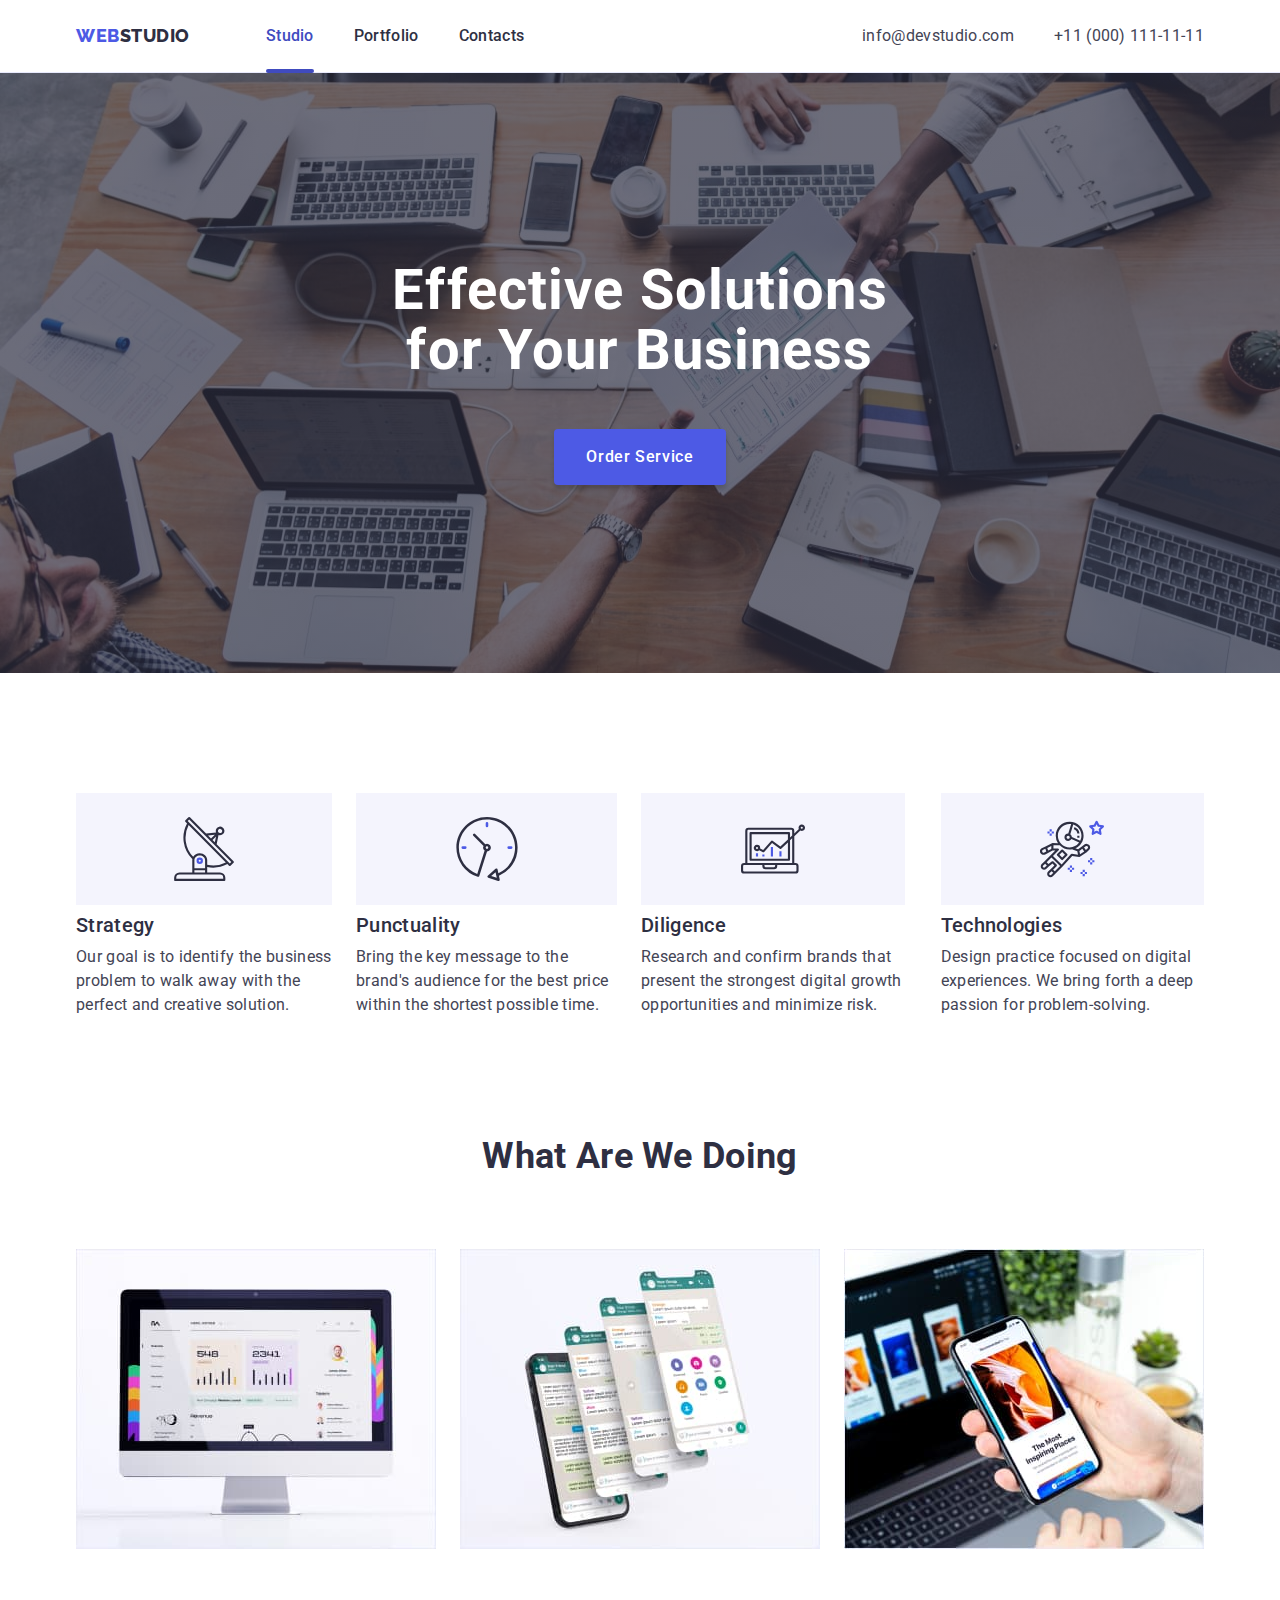
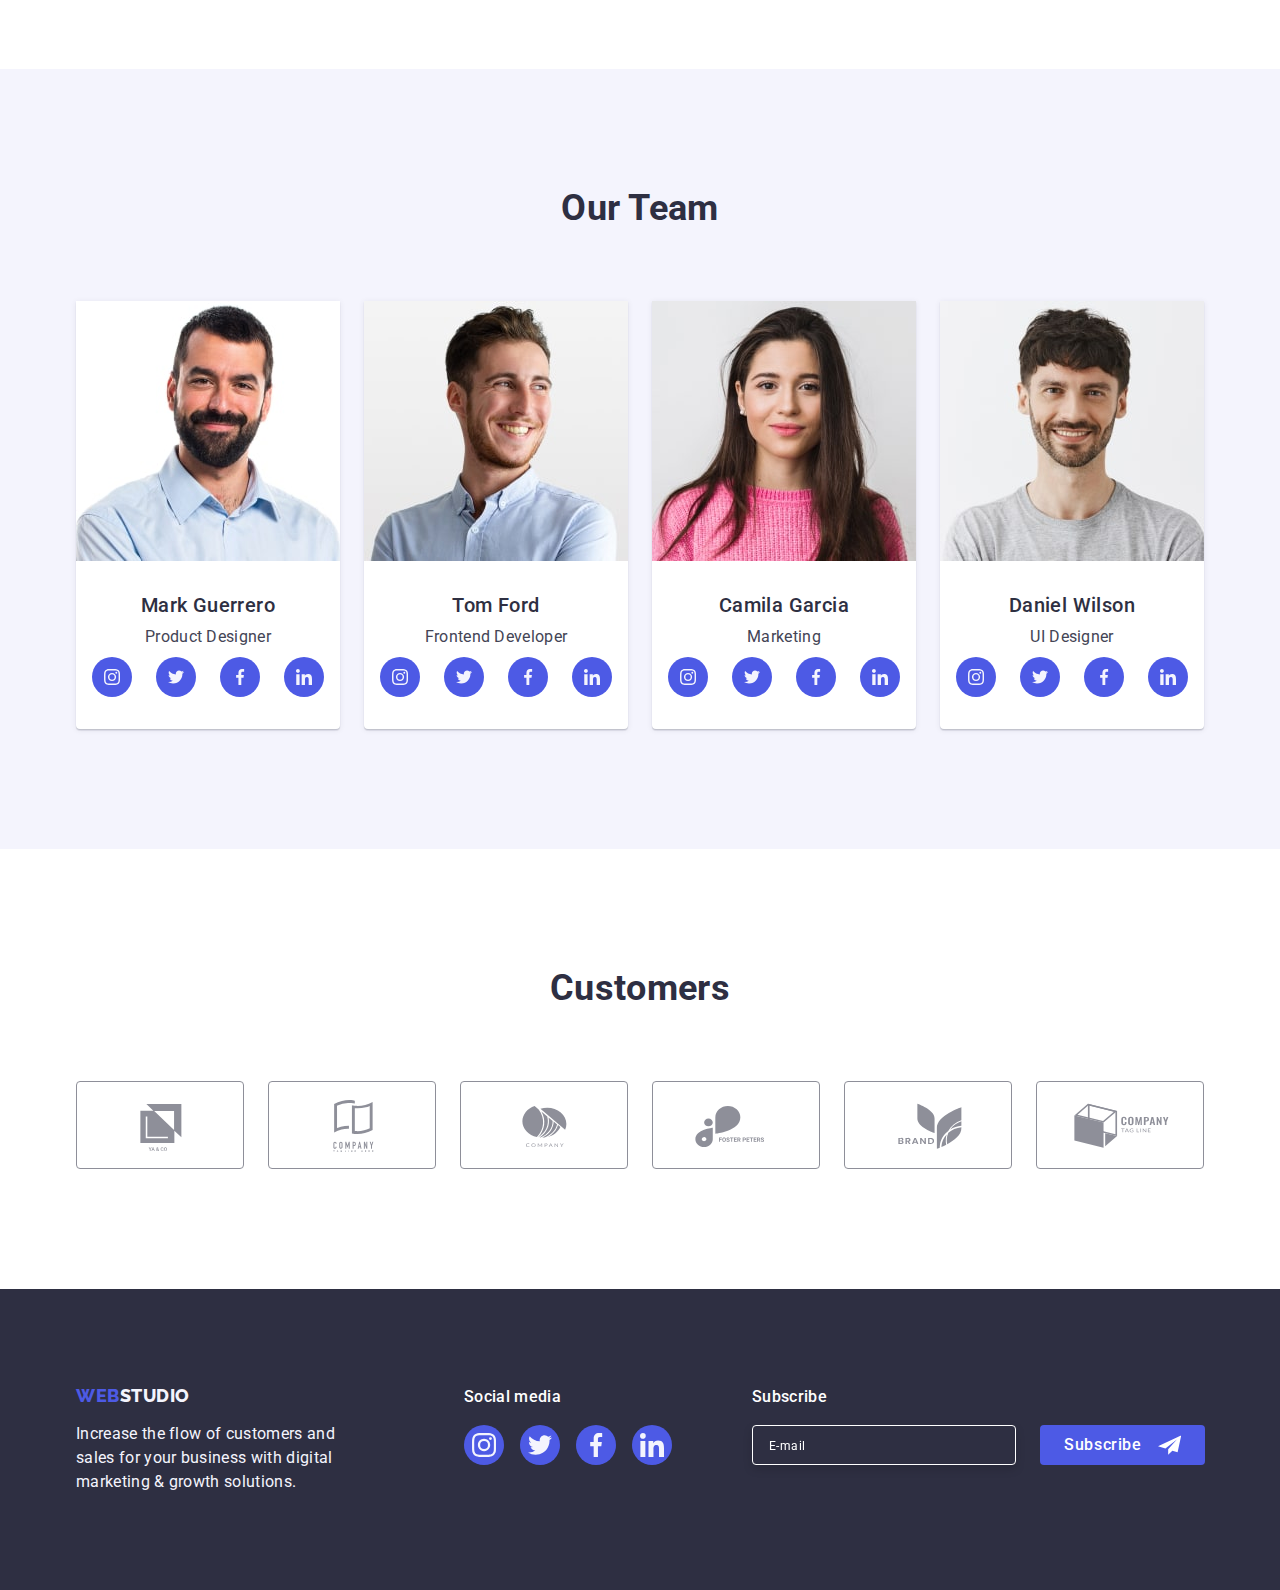
<file: index.html>
<!DOCTYPE html>
<html lang="en">

<head>
    <meta charset="UTF-8">
    <meta http-equiv="X-UA-Compatible" content="IE=edge">
    <meta name="viewport" content="width=device-width, initial-scale=1.0">
    <title>WebStudio</title>
    <link rel="preconnect" href="https://fonts.googleapis.com">
    <link rel="preconnect" href="https://fonts.gstatic.com" crossorigin>
    <link
        href="https://fonts.googleapis.com/css2?family=Raleway:wght@800&family=Roboto:wght@400;500;700;900&display=swap"
        rel="stylesheet">
    <link rel="stylesheet"
        href="https://cdnjs.cloudflare.com/ajax/libs/modern-normalize/1.1.0/modern-normalize.min.css">
    <link rel="stylesheet" href="./css/styles.css">
    <link rel="stylesheet" href="./css/media.css">
</head>

<body>
    <!--Шапка сайту-->
    <header class="header">
        <div class="container nav-container">
            <nav class="header-nav">
                <a href="./index.html" class="link logo logo-link">Web<span class="logo-web">Studio</span>
                </a>
                <ul class="site-nav list">
                    <li class="item"><a href="./index.html" class="current nav-link link header-link">Studio</a></li>
                    <li class="item"><a href="./portfolio.html" class="nav-link link header-link">Portfolio</a></li>
                    <li class="item"><a href="" class="nav-link link header-link">Contacts</a></li>
                </ul>
            </nav>
            <address class="address">
                <ul class="header-adress header-list list">
                    <li class="address-item"><a href="mailto:info@devstudio.com"
                            class="address-link link header-link">info@devstudio.com</a></li>
                    <li class="address-item"><a href="tel:+110001111111" class="address-link link header-link">+11 (000)
                            111-11-11</a></li>
                </ul>
            </address>
            <button type="button" class="btn-mobile js-open-menu"> <svg width="32" height="22">
                    <use href="./images/symboldefs.svg#icon-hamburger" class="icon-hamburger"></use>
                </svg> </button>
        </div>
        <div class="mobile-menu js-menu-container">
            <div class="mobile-menu-container">
                <button type="button" class="btn-mobile-close js-close-menu"><svg width="8" height="8"
                        class="close-icon">
                        <use href="./images/symboldefs.svg#icon-close"></use>
                    </svg></button>
                <ul class="list">
                    <li class="item"><a href="./index.html" class="link current mobile-nav">Studio</a></li>
                    <li class="item"><a href="./portfolio.html" class="link mobile-nav">Portfolio</a></li>
                    <li class="item"><a href="./index.html" class="link  mobile-nav">Contacts</a></li>
                </ul>
                <div>
                    <address class="">
                        <ul class="header-adress list">
                            <li class="mobile-item"><a href="tel:+110001111111" class="link mobile-tel">+11
                                    (000)
                                    111-11-11</a></li>
                            <li class="mobile-item"><a href="mailto:info@devstudio.com"
                                    class="link mobile-mail">info@devstudio.com</a></li>
                        </ul>
                    </address>
                    <ul class="list mobile-list">
                        <li class="mobile-icon-item team-item-icon"><a href="" class="team-link"><svg width="16"
                                    height="16">
                                    <use href="./images/symboldefs.svg#icon-instagram"></use>
                                </svg></a></li>
                        <li class="mobile-icon-item team-item-icon"><a href="" class="team-link"><svg width="16"
                                    height="16">
                                    <use href="./images/symboldefs.svg#icon-twitter"></use>
                                </svg></a></li>
                        <li class="mobile-icon-item team-item-icon"><a href="" class="team-link"><svg width="16"
                                    height="16">
                                    <use href="./images/symboldefs.svg#icon-facebook"></use>
                                </svg></a></li>
                        <li class="mobile-icon-item team-item-icon"><a href="" class="team-link"><svg width="16"
                                    height="16">
                                    <use href="./images/symboldefs.svg#icon-linkedin"></use>
                                </svg></a></li>
                    </ul>
                </div>
            </div>
        </div>
    </header>
    <!--Секція 1-герой-->
    <main>
        <section class="hero">
            <div class="container">
                <h1 class="title-hero">Effective Solutions for Your Business</h1>
                <button type="button" class="button btn" data-modal-open>Order Service</button>
            </div>
        </section>
        <!--Секція 2-->
        <section class="section features-section">
            <div class="container">
                <h2 class="visually-hidden">Our features</h2>
                <ul class="main-list list">
                    <li class="features-item">
                        <div class="features-icon">
                            <svg width="64" height="64">
                                <use href="./images/symboldefs.svg#icon-antenna"></use>
                            </svg>
                        </div>
                        <h3 class="title tablet-title">Strategy</h3>
                        <p class="section-text mobile-text">
                            Our goal is to identify the business problem to walk away with the
                            perfect and creative solution.
                        </p>
                    </li>
                    <li class="features-item">
                        <div class="features-icon"><svg width="64" height="64">
                                <use href="./images/symboldefs.svg#icon-clock"></use>
                            </svg></div>
                        <h3 class="title tablet-title">Punctuality</h3>
                        <p class="section-text mobile-text">
                            Bring the key message to the brand's audience for the best price
                            within the shortest possible time.
                        </p>
                    </li>
                    <li class="features-item">
                        <div class="features-icon"><svg width="64" height="64">
                                <use href="./images/symboldefs.svg#icon-diagram"></use>
                            </svg></div>
                        <h3 class="title tablet-title">Diligence</h3>
                        <p class="section-text mobile-text">
                            Research and confirm brands that present the strongest digital
                            growth opportunities and minimize risk.
                        </p>
                    </li>
                    <li class="features-item">
                        <div class="features-icon"><svg width="64" height="64">
                                <use href="./images/symboldefs.svg#icon-astronaut"></use>
                            </svg>
                        </div>
                        <h3 class="title tablet-title">Technologies</h3>
                        <p class="section-text mobile-text">
                            Design practice focused on digital experiences. We bring forth a
                            deep passion for problem-solving.
                        </p>
                    </li>
                </ul>
            </div>
        </section>
        <!--Секція 3-->
        <section class="section section-img">
            <div class="container">
                <h2 class="title team-title">What are we doing</h2>
                <ul class="main-list list">
                    <li class="main-item">
                        <img srcset="./images/img1@2x.jpg 2x" src="./images/img1.jpg" alt="Сomputer monitor"
                            width="360">
                    </li>
                    <li class="main-item">
                        <img srcset="./images/img2@2x.jpg 2x" src="./images/img2.jpg" alt="Mobile app" width="360">
                    </li>
                    <li class="main-item">
                        <img srcset="./images/img3@2x.jpg 2x" src="./images/img3.jpg" alt="Laptop and phone"
                            width="360">
                    </li>
                </ul>
            </div>
        </section>
        <!--Секція 4-->
        <section class="section section-team">
            <div class="container team-container">
                <h2 class="title team-title">Our Team</h2>
                <ul class="main-list list">
                    <li class="team-item">
                        <img srcset="./images/img4@2x.jpg 2x" src="./images/img4.jpg" alt="Mark Guerrero photo"
                            width="264" height="260">
                        <div class="team-text">
                            <h3 class="section-title">Mark Guerrero</h3>
                            <p class="section-text">Product Designer</p>
                            <ul class="list team-list">
                                <li class="team-item-icon"><a href="" class="team-link"><svg width="16" height="16">
                                            <use href="./images/symboldefs.svg#icon-instagram"></use>
                                        </svg></a></li>
                                <li class="team-item-icon"><a href="" class="team-link"><svg width="16" height="16">
                                            <use href="./images/symboldefs.svg#icon-twitter"></use>
                                        </svg></a></li>
                                <li class="team-item-icon"><a href="" class="team-link"><svg width="16" height="16">
                                            <use href="./images/symboldefs.svg#icon-facebook"></use>
                                        </svg></a></li>
                                <li class="team-item-icon"><a href="" class="team-link"><svg width="16" height="16">
                                            <use href="./images/symboldefs.svg#icon-linkedin"></use>
                                        </svg></a></li>
                            </ul>
                        </div>
                    </li>
                    <li class="team-item">
                        <img srcset="./images/img5@2x.jpg 2x" src="./images/img5.jpg" alt="Tom Ford photo" width="264"
                            height="260">
                        <div class="team-text">
                            <h3 class="section-title">Tom Ford</h3>
                            <p class="section-text">Frontend Developer</p>
                            <ul class="list team-list">
                                <li class="team-item-icon"><a href="" class="team-link"><svg width="16" height="16">
                                            <use href="./images/symboldefs.svg#icon-instagram"></use>
                                        </svg></a></li>
                                <li class="team-item-icon"><a href="" class="team-link"><svg width="16" height="16">
                                            <use href="./images/symboldefs.svg#icon-twitter"></use>
                                        </svg></a></li>
                                <li class="team-item-icon"><a href="" class="team-link"><svg width="16" height="16">
                                            <use href="./images/symboldefs.svg#icon-facebook"></use>
                                        </svg></a></li>
                                <li class="team-item-icon"><a href="" class="team-link"><svg width="16" height="16">
                                            <use href="./images/symboldefs.svg#icon-linkedin"></use>
                                        </svg></a></li>
                            </ul>
                        </div>
                    </li>
                    <li class="team-item">
                        <img srcset="./images/img6@2x.jpg 2x" src="./images/img6.jpg" alt="Camila Garcia photo"
                            width="264" height="260">
                        <div class="team-text">
                            <h3 class="section-title">Camila Garcia</h3>
                            <p class="section-text">Marketing</p>
                            <ul class="list team-list">
                                <li class="team-item-icon"><a href="" class="team-link"><svg width="16" height="16">
                                            <use href="./images/symboldefs.svg#icon-instagram"></use>
                                        </svg></a></li>
                                <li class="team-item-icon"><a href="" class="team-link"><svg width="16" height="16">
                                            <use href="./images/symboldefs.svg#icon-twitter"></use>
                                        </svg></a></li>
                                <li class="team-item-icon"><a href="" class="team-link"><svg width="16" height="16">
                                            <use href="./images/symboldefs.svg#icon-facebook"></use>
                                        </svg></a></li>
                                <li class="team-item-icon"><a href="" class="team-link"><svg width="16" height="16">
                                            <use href="./images/symboldefs.svg#icon-linkedin"></use>
                                        </svg></a></li>
                            </ul>
                        </div>
                    </li>
                    <li class="team-item">
                        <img srcset="./images/img7@2x.jpg 2x" src="./images/img7.jpg" alt="Daniel Wilson photo"
                            width="264" height="260">
                        <div class="team-text">
                            <h3 class="section-title">Daniel Wilson</h3>
                            <p class="section-text">UI Designer</p>
                            <ul class="list team-list">
                                <li class="team-item-icon"><a href="" class="team-link"><svg width="16" height="16">
                                            <use href="./images/symboldefs.svg#icon-instagram"></use>
                                        </svg></a></li>
                                <li class="team-item-icon"><a href="" class="team-link"><svg width="16" height="16">
                                            <use href="./images/symboldefs.svg#icon-twitter"></use>
                                        </svg></a></li>
                                <li class="team-item-icon"><a href="" class="team-link"><svg width="16" height="16">
                                            <use href="./images/symboldefs.svg#icon-facebook"></use>
                                        </svg></a></li>
                                <li class="team-item-icon"><a href="" class="team-link"><svg width="16" height="16">
                                            <use href="./images/symboldefs.svg#icon-linkedin"></use>
                                        </svg></a></li>
                            </ul>
                        </div>
                    </li>
                </ul>
            </div>
        </section>
        <!-- Секція 5 -->
        <section class="section">
            <div class="container">
                <h2 class="title team-title">Customers</h2>
                <ul class="list customers-list">
                    <li class="customers-item"><a href="" class="customers-link"><svg width="104" height="56"
                                class="customers-icon">
                                <use href="./images/symboldefs.svg#icon-logo"></use>
                            </svg></a></li>
                    <li class="customers-item"><a href="" class="customers-link"><svg width="104" height="56"
                                class="customers-icon">
                                <use href="./images/symboldefs.svg#icon-logo2"></use>
                            </svg></a></li>
                    <li class="customers-item"><a href="" class="customers-link"><svg width="104" height="56"
                                class="customers-icon">
                                <use href="./images/symboldefs.svg#icon-logo3"></use>
                            </svg></a></li>
                    <li class="customers-item"><a href="" class="customers-link"><svg width="104" height="56"
                                class="customers-icon">
                                <use href="./images/symboldefs.svg#icon-logo4"></use>
                            </svg></a></li>
                    <li class="customers-item"><a href="" class="customers-link"><svg width="104" height="56"
                                class="customers-icon">
                                <use href="./images/symboldefs.svg#icon-logo5"></use>
                            </svg></a></li>
                    <li class="customers-item"><a href="" class="customers-link"><svg width="104" height="56"
                                class="customers-icon">
                                <use href="./images/symboldefs.svg#icon-logo6"></use>
                            </svg></a></li>
                </ul>
            </div>
        </section>
    </main>
    <!--Футер-->
    <footer class="footer">
        <div class="container footer-container">
            <div class="web-studio">
                <a href="./index.html" class="footer-link link logo">Web<span class="studio">Studio</span></a>
                <p class="section-text footer-text">Increase the flow of customers and sales for your
                    business
                    with
                    digital marketing & growth solutions.
                </p>
            </div>
            <div class="media">
                <p class="media-text social-text">Social media</p>
                <ul class="list footer-list">
                    <li class="media-item"><a href="" class="media-link"><svg width="24" height="24">
                                <use href="./images/symboldefs.svg#icon-instagram"></use>
                            </svg></a></li>
                    <li class="media-item"><a href="" class="media-link"><svg width="24" height="24">
                                <use href="./images/symboldefs.svg#icon-twitter"></use>
                            </svg></a></li>
                    <li class="media-item"><a href="" class="media-link"><svg width="24" height="24">
                                <use href="./images/symboldefs.svg#icon-facebook"></use>
                            </svg></a></li>
                    <li class="media-item"><a href="" class="media-link"><svg width="24" height="24">
                                <use href="./images/symboldefs.svg#icon-linkedin"></use>
                            </svg></a></li>
                </ul>
            </div>
            <div class="container-subscribe">
                <p class="media-text">Subscribe</p>
                <form class="footer-form">
                    <label><input type="email" name="email" placeholder="E-mail" class="footer-input"></label>
                    <button type="submit" class="btn-submit btn">Subscribe
                        <svg width="24" height="24">
                            <use href="./images/symboldefs.svg#icon-frame"></use>
                        </svg>
                    </button>
                </form>
            </div>
        </div>
    </footer>
    <!--Modal-->
    <div class="is-hidden backdrop" data-modal>
        <div class="modal">
            <button type="button" class="modal-btn" data-modal-close>
                <svg width="8" height="8" class="close-icon">
                    <use href="./images/symboldefs.svg#icon-close"></use>
                </svg></button>
            <p class="form-text">Leave your contacts and we will call you back</p>
            <form class="modal-form">
                <label class="form-field"> <span class="label-modal">Name</span>
                    <span class="modal-icon-container">
                        <input type="text" name="name" class="modal-input">
                        <svg width="18" height="18" class="modal-icon">
                            <use href="./images/symboldefs.svg#icon-person"></use>
                        </svg>
                    </span>
                </label>
                <label class="form-field"><span class="label-modal">Phone</span>
                    <span class="modal-icon-container">
                        <input type="tel" name="tel" class="modal-input">
                        <svg width="18" height="24" class="modal-icon">
                            <use href="./images/symboldefs.svg#icon-phone"></use>
                        </svg>
                    </span>
                </label>
                <label class="form-field"> <span class="label-modal">Email</span>
                    <span class="modal-icon-container">
                        <input type="email" name="email" id="email" class="modal-input">
                        <svg width="18" height="24" class="modal-icon">
                            <use href="./images/symboldefs.svg#icon-email"></use>
                        </svg>
                    </span>
                </label>
                <label class="form-field texarea-field"> <span class="label-modal">Comment</span><textarea
                        name="comment" id="comment" cols="30" rows="10" placeholder="Text input"
                        class="texarea"></textarea> </label>
                <label class="label-modal label">
                    <input type="checkbox" name="user-policy" class="chek-input visually-hidden">
                    <svg width="16" height="16" class="icon-chek">
                        <use href="./images/symboldefs.svg#icon-checkbox" class="icon-chek-use"></use>
                    </svg>
                    I accept the terms and conditions of the&nbsp;<a href="" class="label-link">Privacy
                        Policy</a>
                </label>
                <button type="submit" class="button btn btn-modal">Send</button>
            </form>
        </div>
    </div>
    <script src="./js/mobile-menu.js"></script>
    <script src="./js/modal.js"></script>
</body>

</html>
</file>
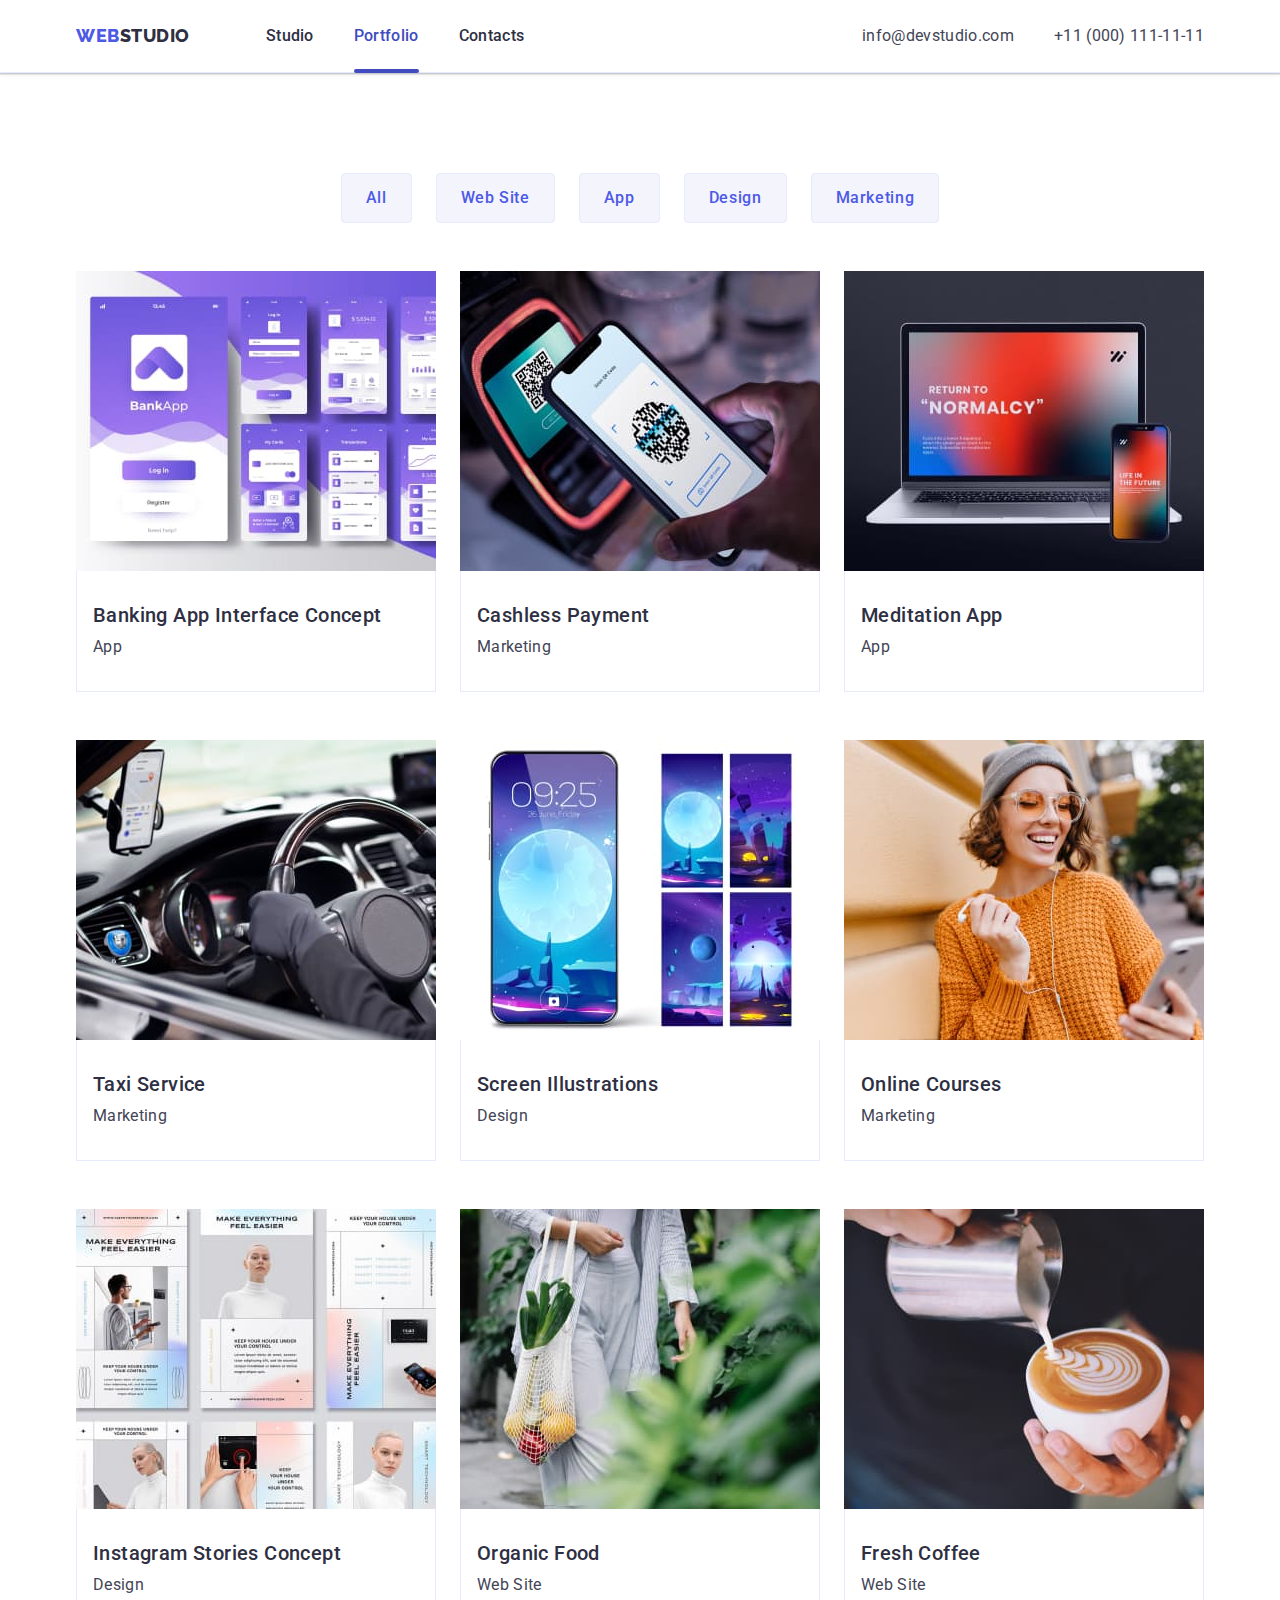
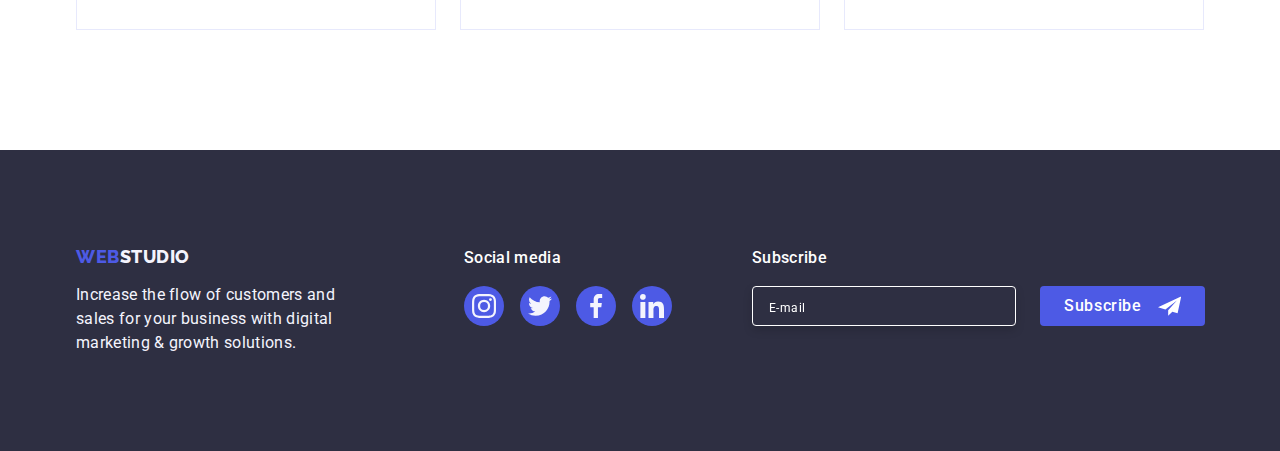
<file: portfolio.html>
<!DOCTYPE html>
<html lang="en">

<head>
    <meta charset="UTF-8">
    <meta http-equiv="X-UA-Compatible" content="IE=edge">
    <meta name="viewport" content="width=device-width, initial-scale=1.0">
    <title>WebStudio</title>
    <link rel="preconnect" href="https://fonts.googleapis.com">
    <link rel="preconnect" href="https://fonts.gstatic.com" crossorigin>
    <link
        href="https://fonts.googleapis.com/css2?family=Raleway:wght@800&family=Roboto:wght@400;500;700;900&display=swap"
        rel="stylesheet">
    <link rel="stylesheet"
        href="https://cdnjs.cloudflare.com/ajax/libs/modern-normalize/1.1.0/modern-normalize.min.css">
    <link rel="stylesheet" href="./css/styles.css">
    <link rel="stylesheet" href="./css/media.css">
</head>

<body>
    <!--Шапка сайту-->
    <header class="header">
        <div class="container nav-container">
            <nav class="header-nav">
                <a href="./index.html" class="link logo logo-link">Web<span class="logo-web">Studio</span>
                </a>
                <ul class="site-nav list">
                    <li class="item"><a href="./index.html" class="nav-link link header-link">Studio</a></li>
                    <li class="item"><a href="./portfolio.html" class="current nav-link link header-link">Portfolio</a>
                    </li>
                    <li class="item"><a href="" class="nav-link link header-link">Contacts</a></li>
                </ul>
            </nav>

            <address class="address">
                <ul class="header-adress header-list list">
                    <li class="address-item"><a href="mailto:info@devstudio.com"
                            class="address-link link header-link">info@devstudio.com</a></li>
                    <li class="address-item"><a href="tel:+110001111111" class="address-link link header-link">+11 (000)
                            111-11-11</a></li>
                </ul>
            </address>
            <button type="button" class="btn-mobile js-open-menu"> <svg width="32" height="22">
                    <use href="./images/symboldefs.svg#icon-hamburger" class="icon-hamburger"></use>

                </svg> </button>

        </div>
        <div class="mobile-menu js-menu-container">
            <div class="container mobile-menu-container">
                <button type="button" class="btn-mobile-close js-close-menu"><svg width="8" height="8"
                        class="close-icon">
                        <use href="./images/symboldefs.svg#icon-close"></use>
                    </svg></button>
                <ul class="list">
                    <li class="item"><a href="./index.html" class="link mobile-nav">Studio</a></li>
                    <li class="item"><a href="./portfolio.html" class="link mobile-nav">Portfolio</a></li>
                    <li class="item"><a href="./index.html" class="link current mobile-nav">Contacts</a></li>
                </ul>
                <div>
                    <address class="">
                        <ul class="header-adress list">
                            <li class="mobile-item"><a href="tel:+110001111111" class="link mobile-tel">+11
                                    (000)
                                    111-11-11</a></li>
                            <li class="mobile-item"><a href="mailto:info@devstudio.com"
                                    class="link mobile-mail">info@devstudio.com</a></li>

                        </ul>
                    </address>
                    <ul class="list mobile-list">
                        <li class="mobile-icon-item team-item-icon"><a href="" class="team-link"><svg width="16"
                                    height="16">
                                    <use href="./images/symboldefs.svg#icon-instagram"></use>
                                </svg></a></li>
                        <li class="mobile-icon-item team-item-icon"><a href="" class="team-link"><svg width="16"
                                    height="16">
                                    <use href="./images/symboldefs.svg#icon-twitter"></use>
                                </svg></a></li>
                        <li class="mobile-icon-item team-item-icon"><a href="" class="team-link"><svg width="16"
                                    height="16">
                                    <use href="./images/symboldefs.svg#icon-facebook"></use>
                                </svg></a></li>
                        <li class="mobile-icon-item team-item-icon"><a href="" class="team-link"><svg width="16"
                                    height="16">
                                    <use href="./images/symboldefs.svg#icon-linkedin"></use>
                                </svg></a></li>
                    </ul>
                </div>

            </div>

        </div>

    </header>

    <main>
        <section class="portfolio-section">
            <div class="container">
                <h1 class="visually-hidden">Our services</h1>
                <ul class="list container-list">
                    <li><button type="button" class="list-button btn">All</button></li>
                    <li><button type="button" class="list-button btn">Web Site</button></li>
                    <li><button type="button" class="list-button btn">App</button></li>
                    <li><button type="button" class="list-button btn">Design</button></li>
                    <li><button type="button" class="list-button btn">Marketing</button></li>
                </ul>
                <ul class="list portfolio-list">
                    <li class="portfolio-item"><a href="" class="link portfolio-link">
                            <div class="card"><img srcset="./images/img8@2x.jpg 2x" src="./images/img8.jpg"
                                    alt=" App interface" width="360">

                                <p class="card-text">14 Stylish and User-Friendly App Design Concepts · Task Manager
                                    App · Calorie Tracker
                                    App · Exotic Fruit Ecommerce App ·
                                    Cloud Storage App</p>

                            </div>
                            <div class="card-content">
                                <h2 class="section-title">Banking App Interface Concept</h2>
                                <p class="section-text">App</p>
                            </div>
                        </a>

                    </li>
                    <li class="portfolio-item"><a href="" class="link portfolio-link">
                            <div class="card"><img srcset="./images/img9@2x.jpg 2x" src="./images/img9.jpg"
                                    alt="Payment by phone" width="360">
                                <p class="card-text">14 Stylish and User-Friendly App Design Concepts · Task Manager
                                    App · Calorie Tracker
                                    App · Exotic Fruit Ecommerce App ·
                                    Cloud Storage App</p>

                            </div>
                            <div class="card-content">
                                <h2 class="section-title">Cashless Payment</h2>
                                <p class="section-text">Marketing</p>
                            </div>
                        </a>

                    </li>
                    <li class="portfolio-item">
                        <a href="" class="link portfolio-link">
                            <div class="card"><img srcset="./images/img10@2x.jpg 2x" src="./images/img10.jpg"
                                    alt="Laptop and phone" width="360">
                                <p class="card-text">14 Stylish and User-Friendly App Design Concepts · Task Manager
                                    App · Calorie Tracker
                                    App · Exotic Fruit Ecommerce App ·
                                    Cloud Storage App</p>

                            </div>
                            <div class="card-content">
                                <h2 class="section-title">Meditation App</h2>
                                <p class="section-text">App</p>
                            </div>
                        </a>

                    </li>
                    <li class="portfolio-item"><a href="" class="link portfolio-link">
                            <div class="card"><img srcset="./images/img11@2x.jpg 2x" src="./images/img11.jpg"
                                    alt="Taxi Service" width="360">
                                <p class="card-text">14 Stylish and User-Friendly App Design Concepts · Task Manager
                                    App · Calorie Tracker
                                    App · Exotic Fruit Ecommerce App ·
                                    Cloud Storage App</p>

                            </div>
                            <div class="card-content">
                                <h2 class="section-title">Taxi Service</h2>
                                <p class="section-text">Marketing</p>
                            </div>
                        </a>

                    </li>
                    <li class="portfolio-item"><a href="" class="link portfolio-link">
                            <div class="card"><img srcset="./images/img12@2x.jpg 2x" src="./images/img12.jpg"
                                    alt="Phone and screen illustration" width="360">
                                <p class="card-text">14 Stylish and User-Friendly App Design Concepts · Task Manager
                                    App · Calorie Tracker
                                    App · Exotic Fruit Ecommerce App ·
                                    Cloud Storage App</p>

                            </div>
                            <div class="card-content">
                                <h2 class="section-title">Screen Illustrations</h2>
                                <p class="section-text">Design</p>
                            </div>
                        </a>

                    </li>
                    <li class="portfolio-item"><a href="" class="link portfolio-link">
                            <div class="card"><img srcset="./images/img13@2x.jpg 2x" src="./images/img13.jpg"
                                    alt="Girl with headphones" width="360">
                                <p class="card-text">14 Stylish and User-Friendly App Design Concepts · Task Manager
                                    App · Calorie Tracker
                                    App · Exotic Fruit Ecommerce App ·
                                    Cloud Storage App</p>

                            </div>
                            <div class="card-content">
                                <h2 class="section-title">Online Courses</h2>
                                <p class="section-text">Marketing</p>
                            </div>
                        </a>

                    </li>
                    <li class="portfolio-item"><a href="" class="link portfolio-link">
                            <div class="card"><img srcset="./images/img14@2x.jpg 2x" src="./images/img14.jpg"
                                    alt="Screenshots" width="360">
                                <p class="card-text">14 Stylish and User-Friendly App Design Concepts · Task Manager
                                    App · Calorie Tracker
                                    App · Exotic Fruit Ecommerce App ·
                                    Cloud Storage App</p>

                            </div>
                            <div class="card-content">
                                <h2 class="section-title">Instagram Stories Concept</h2>
                                <p class="section-text">Design</p>
                            </div>
                        </a>

                    </li>
                    <li class="portfolio-item"><a href="" class="link portfolio-link">
                            <div class="card"><img srcset="./images/img15@2x.jpg 2x" src="./images/img15.jpg"
                                    alt="Girl with organic food" width="360">
                                <p class="card-text">14 Stylish and User-Friendly App Design Concepts · Task Manager
                                    App · Calorie Tracker
                                    App · Exotic Fruit Ecommerce App ·
                                    Cloud Storage App</p>

                            </div>
                            <div class="card-content">
                                <h2 class="section-title">Organic Food</h2>
                                <p class="section-text">Web Site</p>
                            </div>
                        </a>

                    </li>
                    <li class="portfolio-item"><a href="" class="link portfolio-link">
                            <div class="card"><img srcset="./images/img16@2x.jpg 2x" src="./images/img16.jpg"
                                    alt="Coffee" width="360">
                                <p class="card-text">14 Stylish and User-Friendly App Design Concepts · Task Manager
                                    App · Calorie Tracker
                                    App · Exotic Fruit Ecommerce App ·
                                    Cloud Storage App</p>

                            </div>
                            <div class="card-content">
                                <h2 class="section-title">Fresh Coffee</h2>
                                <p class="section-text">Web Site</p>
                            </div>
                        </a>

                    </li>
                </ul>
            </div>

        </section>
    </main>
    <!--Футер-->
    <footer class="footer">
        <div class="container footer-container">
            <div class="web-studio">
                <a href="./index.html" class="footer-link link logo">Web<span class="studio">Studio</span></a>
                <p class="section-text footer-text">
                    Increase the flow of customers and sales for your business with digital
                    marketing & growth solutions.
                </p>
            </div>
            <div class="media">
                <p class="media-text">Social media</p>
                <ul class="list footer-list">
                    <li class="media-item"><a href="" class="media-link"><svg width="24" height="24">
                                <use href="./images/symboldefs.svg#icon-instagram"></use>
                            </svg></a></li>
                    <li class="media-item"><a href="" class="media-link"><svg width="24" height="24">
                                <use href="./images/symboldefs.svg#icon-twitter"></use>
                            </svg></a></li>
                    <li class="media-item"><a href="" class="media-link"><svg width="24" height="24">
                                <use href="./images/symboldefs.svg#icon-facebook"></use>
                            </svg></a></li>
                    <li class="media-item"><a href="" class="media-link"><svg width="24" height="24">
                                <use href="./images/symboldefs.svg#icon-linkedin"></use>
                            </svg></a></li>
                </ul>
            </div>
            <div class="container-subscribe">
                <p class="media-text">Subscribe</p>
                <form class="footer-form">
                    <label><input type="email" name="email" placeholder="E-mail" class="footer-input"></label>
                    <button type="submit" class="btn-submit btn">Subscribe
                        <svg width="24" height="24">
                            <use href="./images/symboldefs.svg#icon-frame"></use>
                        </svg>
                    </button>

                </form>
            </div>
        </div>
    </footer>
    <script src="./js/mobile-menu.js"></script>
</body>

</html>
</file>
<file: css/styles.css>
:root {
  --color-iris: #4d5ae5;
  --color-ocean: #404bbf;
  --color-navy-blue: #2e2f42;
  --color-green: #31d0aa;
  --color-slate: #434455;
  --color-light-slate: #8e8f99;
  --color-cornflower: #e7e9fc;
  --color-cloud: #f4f4fd;
  --color-navy-blue-modal: #2e2f42;
  --color-grey: #2e2f42;
  --color-white: #ffffff;
  --main-duration-and-function: 250ms cubic-bezier(0.4, 0, 0.2, 1);
}
body {
  background-color: var(--color-white);
  color: var(--color-slate);
  font-family: 'Roboto', sans-serif;
  letter-spacing: 0.02em;
}
h1,
h2,
h3,
p {
  margin: 0;
}
ul {
  margin: 0;
  padding-left: 0;
}
img {
  display: block;
  max-width: 100%;
  height: auto;
}
address {
  font-style: normal;
}
button {
  cursor: pointer;
}
/*------------ Components----------------*/
.list {
  list-style: none;
}
.section-title {
  font-weight: 500;
  font-size: 20px;
  line-height: 1.2;
  letter-spacing: 0.02em;
  color: var(--color-navy-blue);

  margin-bottom: 8px;
}
.title {
  font-size: 36px;
  line-height: 1.11;
  text-align: center;

  text-transform: capitalize;
  color: var(--color-navy-blue);
  margin-bottom: 8px;
}
.section-text {
  font-size: 16px;
  line-height: 1.5;
  color: var(--color-slate);
}
.link {
  text-decoration: none;
}
.visually-hidden {
  position: absolute;
  width: 1px;
  height: 1px;
  margin: -1px;
  border: 0;
  padding: 0;
  white-space: nowrap;
  clip-path: inset(100%);
  clip: rect(0 0 0 0);
  overflow: hidden;
}
.container {
  width: 100%;
  padding: 0 15px;
  margin: 0 auto;
}
/*------------------header----------------*/
.features-icon {
  display: none;
}
.section-img {
  display: none;
}
.header {
  border-bottom: 1px solid var(--color-cornflower);
  box-shadow: 0px 2px 1px rgba(46, 47, 66, 0.08),
    0px 1px 1px rgba(46, 47, 66, 0.16), 0px 1px 6px rgba(46, 47, 66, 0.08);
}
.logo {
  font-family: 'Raleway', sans-serif;
  font-weight: 800;
  font-size: 18px;
  line-height: 1.17;
  letter-spacing: 0.03em;
  text-transform: uppercase;
  color: var(--color-iris);
}
.logo-web {
  color: var(--color-navy-blue);
}
.logo-link {
  display: block;
  padding-top: 24px;
  padding-bottom: 24px;
}
.logo-web {
  color: var(--color-navy-blue);
}
.nav-link {
  font-weight: 500;
  color: var(--color-navy-blue);
  padding-top: 24px;
  padding-bottom: 24px;
}
.header-link {
  font-size: 16px;
  line-height: 1.5;

  display: block;

  transition: color var(--main-duration-and-function);
}
.header-link:hover,
.header-link:focus {
  color: var(--color-ocean);
}
.address-link {
  color: var(--color-slate);
}
.nav-container {
  display: flex;
  align-items: center;
  justify-content: space-between;
}
.header-nav {
  display: flex;
  align-items: center;
  margin-right: auto;
}
.btn-mobile {
  height: 22px;
  border: none;
  background-color: transparent;
  cursor: pointer;
  padding: 0;
}
.icon-hamburger {
  stroke: var(--color-navy-blue);
}
.mobile-menu {
  background: var(--color-white);
  box-shadow: 0px 2px 1px rgba(46, 47, 66, 0.08),
    0px 1px 1px rgba(46, 47, 66, 0.16), 0px 1px 6px rgba(46, 47, 66, 0.08);
  position: fixed;
  z-index: 1000;
  width: 100%;
  height: 100%;

  top: 0;
  left: 0;
  opacity: 0;
  visibility: hidden;
  pointer-events: none;
  transition: opacity var(--main-duration-and-function),
    visibility var(--main-duration-and-function);
}
.mobile-menu.is-open {
  opacity: 1;
  visibility: visible;
  pointer-events: auto;
}
.mobile-menu-container {
  position: relative;
  padding: 80px 35px 40px 40px;
  width: 100%;
  height: 100%;
  display: flex;
  flex-direction: column;
  justify-content: space-between;
}
.btn-mobile-close {
  width: 24px;
  height: 24px;
  border-radius: 50%;
  border: 1px solid #2e2f42;
  background-color: rgba(231, 233, 252, 0.1);
  color: var(--color-navy-blue);

  position: absolute;
  top: 24px;
  right: 16px;
}
.mobile-nav {
  font-weight: 700;
  font-size: 36px;
  line-height: 1.11;

  text-transform: capitalize;

  color: var(--color-navy-blue);
}
.item:not(:last-child) {
  margin-bottom: 40px;
}
.mobile-tel {
  font-weight: 700;
  font-size: 24px;
  line-height: 1.11;

  text-transform: capitalize;

  color: var(--color-iris);
}
.mobile-item:first-child {
  margin-bottom: 40px;
}
.mobile-item:last-child {
  margin-bottom: 48px;
}
.mobile-list {
  display: flex;
  gap: 24px;
}
.mobile-mail {
  font-weight: 500;
  font-size: 20px;
  line-height: 1.2;

  color: var(--color-slate);
}
.site-nav {
  display: none;
}
.header-list {
  display: none;
}
.current {
  color: var(--color-ocean);
  position: relative;
}
/*---------------------Секція 1-герой------------------*/
.hero {
  margin: 0 auto;
  padding-top: 112px;
  padding-bottom: 112px;
  text-align: center;
  max-width: 428px;

  background-color: var(--color-navy-blue);
  background-image: linear-gradient(
      rgba(46, 47, 66, 0.7),
      rgba(46, 47, 66, 0.7)
    ),
    url(../images/dark-bg.jpg);
  background-size: cover;
  background-repeat: no-repeat;
}
@media (min-device-pixel-ratio: 2),
  (min-resolution: 192dpi),
  (min-resolution: 2dppx) {
  .hero {
    background-image: linear-gradient(
        rgba(46, 47, 66, 0.7),
        rgba(46, 47, 66, 0.7)
      ),
      url(../images/dark-bg@2x.jpg);
  }
}
.title-hero {
  font-size: 36px;
  line-height: 1.11;
  text-align: center;
  letter-spacing: 0.02em;
  color: var(--color-white);

  max-width: 320px;
  margin-left: auto;
  margin-right: auto;
  margin-bottom: 72px;
}
.button {
  background-color: var(--color-iris);
  color: var(--color-white);

  min-width: 169px;
  padding: 16px 32px;
  border-radius: 4px;
  border: none;
  box-shadow: 0px 4px 4px rgba(0, 0, 0, 0.15);

  transition: background-color var(--main-duration-and-function),
    box-shadow var(--main-duration-and-function);
}
.btn {
  font-family: inherit;
  font-weight: 500;
  font-size: 16px;
  line-height: 1.5;
  letter-spacing: 0.04em;
  text-align: center;
}
.button:hover,
.button:focus {
  background-color: var(--color-ocean);
  box-shadow: 0px 4px 4px rgba(0, 0, 0, 0.15);
}
/* --------------Секція 2---------------- */
.section {
  padding-top: 96px;
  padding-bottom: 96px;
}
.mobile-text {
  font-weight: 500;
}
.team-title {
  margin-bottom: 72px;
}
/*------------------- Секція 4-------------------- */
.section-team {
  background-color: var(--color-cloud);
}
.team-text {
  text-align: center;
}
.team-item {
  width: 100%;
  background-color: var(--color-white);
  border-radius: 0px 0px 4px 4px;
  box-shadow: 0px 1px 6px rgba(46, 47, 66, 0.08),
    0px 1px 1px rgba(46, 47, 66, 0.16), 0px 2px 1px rgba(46, 47, 66, 0.08);
}
.main-list {
  display: flex;
  flex-wrap: wrap;
  justify-content: center;
  gap: 72px;
}
.team-item {
  width: 264px;
}
.team-text {
  padding: 32px 16px;
  text-align: center;
}
.team-list {
  display: flex;
  align-items: center;
  justify-content: center;
  gap: 24px;
  margin-top: 8px;
}
.team-link {
  display: flex;
  align-items: center;
  justify-content: center;

  width: 100%;
  height: 100%;
  background-color: var(--color-iris);
  border-radius: 50%;

  transition: background-color var(--main-duration-and-function);
}
.team-link:hover,
.team-link:focus {
  background-color: var(--color-ocean);
}
.team-item-icon {
  height: 40px;
  width: 40px;
}
/* ----------------Секція 5----------- */
.customers-list {
  display: flex;
  justify-content: center;
  flex-wrap: wrap;
  column-gap: 16px;
  row-gap: 72px;
}
.customers-item {
  height: 88px;
  width: 190px;
}
.customers-link {
  display: flex;
  align-items: center;
  justify-content: center;

  width: 100%;
  height: 100%;
  border: 1px solid var(--color-light-slate);
  border-radius: 4px;
  color: var(--color-light-slate);

  transition: border-color var(--main-duration-and-function),
    color var(--main-duration-and-function);
}
.customers-link:hover,
.customers-link:focus {
  border-color: var(--color-ocean);
  color: var(--color-ocean);
}
.customers-icon {
  fill: currentColor;
}
/*------------------ Футер------------------------- */
.footer {
  background-color: var(--color-navy-blue);

  padding-top: 96px;
  padding-bottom: 96px;
}
.studio {
  color: var(--color-cloud);
}
.footer-text {
  color: var(--color-cloud);
  width: 268px;
  margin: 0 auto;
}
.footer-link {
  display: block;
  margin-bottom: 16px;
  text-align: center;
}
.web-studio {
  margin-bottom: 72px;
}
.media {
  margin-bottom: 72px;
}

.footer-list {
  display: flex;
  justify-content: center;
  gap: 16px;
}
.media-link {
  display: flex;
  align-items: center;
  justify-content: center;
  width: 100%;
  height: 100%;
  background-color: var(--color-iris);
  border-radius: 50%;

  transition: background-color var(--main-duration-and-function);
}
.media-link:hover,
.media-link:focus {
  background-color: var(--color-green);
}
.media-item {
  height: 40px;
  width: 40px;
}
.media-text {
  font-weight: 500;
  font-size: 16px;
  line-height: 1.5;
  text-align: center;

  color: var(--color-white);
  margin-bottom: 16px;
}
.footer-form {
  display: flex;
  flex-direction: column;
  gap: 16px;
}
.footer-input {
  color: var(--color-white);
  background-color: var(--color-navy-blue);
  filter: drop-shadow(0px 4px 4px rgba(0, 0, 0, 0.15));
  width: 100%;
  height: 40px;
  border: 1px solid var(--color-white);
  border-radius: 4px;
  padding: 8px 16px;
  transition: border var(--main-duration-and-function);
}
.footer-input::placeholder {
  color: var(--color-white);
  font-style: normal;
  font-weight: 400;
  font-size: 12px;
  line-height: 2;

  letter-spacing: 0.04em;
}
.btn-submit {
  color: var(--color-white);
  background-color: var(--color-iris);
  border-radius: 4px;
  padding: 8px 24px;
  width: 165px;
  border: none;
  margin: 0 auto;

  display: flex;
  column-gap: 16px;
  transition: background-color var(--main-duration-and-function);
}
.btn-submit:hover,
.btn-submit:focus {
  background-color: var(--color-ocean);
}
.footer-input:focus {
  outline: none;
  border: 1px solid var(--color-iris);
}
/* ------------модальне вікно--------- */
.backdrop {
  position: fixed;
  top: 0;
  left: 0;
  width: 100%;
  height: 100%;
  background-color: rgba(46, 47, 66, 0.4);

  transition: opacity var(--main-duration-and-function),
    visibility var(--main-duration-and-function);
}
.backdrop.is-hidden .modal {
  transform: translate(-50%, -50%);
  transition: transform var(--main-duration-and-function);
}
.modal {
  position: absolute;
  top: 50%;
  left: 50%;
  padding: 72px 16px 24px;
  transform: translate(-50%, -50%);
  transition: transform var(--main-duration-and-function);

  width: 93%;
  min-height: 586px;

  background-color: #fcfcfc;
  box-shadow: 0px 1px 1px rgba(0, 0, 0, 0.14), 0px 1px 3px rgba(0, 0, 0, 0.12),
    0px 2px 1px rgba(0, 0, 0, 0.2);
  border-radius: 4px;
}
.backdrop.is-hidden {
  opacity: 0;
  visibility: hidden;
  pointer-events: none;
}
.close-icon {
  position: absolute;
  top: 50%;
  left: 50%;
  transform: translate(-50%, -50%);
  fill: currentColor;
}
.modal-btn {
  position: absolute;
  top: 24px;
  right: 24px;
  width: 24px;
  height: 24px;
  background-color: var(--color-cornflower);
  border: 1px solid rgba(0, 0, 0, 0.1);
  border-radius: 50%;
  cursor: pointer;
  color: var(--color-navy-blue);

  transition: background-color var(--main-duration-and-function),
    color var(--main-duration-and-function),
    border-color var(--main-duration-and-function);
}
.modal-btn:hover,
.modal-btn:focus {
  background-color: var(--color-ocean);
  color: var(--color-white);
  border-color: transparent;
}
.form-text {
  font-weight: 500;
  font-size: 16px;
  line-height: 1.5;
  text-align: center;
  color: var(--color-navy-blue);
  margin-bottom: 16px;
}
.form-field {
  display: flex;
  flex-direction: column;
  margin-bottom: 8px;
}
.modal-icon-container {
  position: relative;
}
.label-modal {
  font-weight: 400;
  font-size: 12px;
  line-height: 1.17;
  letter-spacing: 0.01em;
  color: var(--color-light-slate);
  margin-bottom: 4px;
}
.modal-input {
  width: 100%;
  height: 40px;
  border: 1px solid rgba(46, 47, 66, 0.4);
  border-radius: 4px;
  padding: 11px 38px;
  transition: border var(--main-duration-and-function);
}
.modal-input:focus {
  border: 1px solid var(--color-iris);
  outline: none;
}
.modal-icon {
  display: block;
  position: absolute;
  top: 50%;
  left: 16px;
  transform: translate(0, -50%);
  fill: var(--color-navy-blue);
  transition: fill var(--main-duration-and-function);
}
.modal-input:focus + .modal-icon {
  fill: var(--color-iris);
}
.texarea {
  resize: none;
  height: 120px;
  border: 1px solid rgba(46, 47, 66, 0.4);
  border-radius: 4px;
  padding: 8px 16px;
  transition: border var(--main-duration-and-function);
}
textarea::placeholder {
  font-weight: 400;
  font-size: 12px;
  line-height: 1.17;
  letter-spacing: 0.04em;
  color: rgba(46, 47, 66, 0.4);
}
.texarea:focus {
  border: 1px solid var(--color-iris);
  outline: none;
}
.texarea-field {
  margin-bottom: 16px;
}
.label {
  letter-spacing: 0.04em;

  display: flex;
  align-items: center;
  margin-bottom: 24px;
}
.label-link {
  color: var(--color-iris);
}
.icon-chek {
  border: 1px solid rgba(46, 47, 66, 0.4);
  border-radius: 2px;
  fill: none;
  cursor: pointer;
  margin-right: 8px;
  transition: fill var(--main-duration-and-function),
    background-color var(--main-duration-and-function),
    border var(--main-duration-and-function),
    border-color var(--main-duration-and-function);
}
.chek-input {
  position: absolute;
}
.chek-input:checked + .icon-chek {
  fill: var(--color-cloud);
  background-color: var(--color-ocean);
  border: 1px solid var(--color-ocean);
}
.chek-input:focus + .icon-chek {
  border-color: var(--color-iris);
}
.btn-modal {
  display: block;
  margin: 0 auto;
}
/*-------------- Portfolio------------ */
.portfolio-section {
  padding-top: 48px;
  padding-bottom: 48px;
}
.list-button {
  color: var(--color-iris);
  background-color: var(--color-cloud);

  border-radius: 4px;
  padding: 8px 16px;
  border: 1px solid var(--color-cornflower);

  transition: background-color var(--main-duration-and-function),
    color var(--main-duration-and-function),
    box-shadow var(--main-duration-and-function),
    border-color var(--main-duration-and-function);
}
.list-button:hover,
.list-button:focus {
  background-color: var(--color-ocean);
  color: var(--color-white);
  border-color: transparent;
  box-shadow: 0px 3px 1px rgba(0, 0, 0, 0.1), 0px 2px 1px rgba(0, 0, 0, 0.08),
    0px 2px 2px rgba(0, 0, 0, 0.12);
}
.container-list {
  display: flex;
  flex-wrap: wrap;
  gap: 24px;
  margin-bottom: 48px;
}
.portfolio-link {
  display: block;

  transition: box-shadow var(--main-duration-and-function);
}
.portfolio-section {
  padding-top: 96px;
  padding-bottom: 120px;
}
.portfolio-list {
  display: flex;
  flex-wrap: wrap;
  justify-content: center;
  gap: 48px;
}
.portfolio-item {
  max-width: 396px;
}
.portfolio-link:hover,
.portfolio-link:focus {
  box-shadow: 0px 1px 6px rgba(46, 47, 66, 0.08),
    0px 1px 1px rgba(46, 47, 66, 0.16), 0px 2px 1px rgba(46, 47, 66, 0.08);
}
.card-content {
  padding: 32px 16px 32px 16px;
  border-right: 1px solid var(--color-cornflower);
  border-bottom: 1px solid var(--color-cornflower);
  border-left: 1px solid var(--color-cornflower);
}
.card {
  position: relative;
  overflow: hidden;
}
.card-text {
  font-size: 16px;
  line-height: 1.5;
  color: var(--color-cloud);

  position: absolute;
  background-color: var(--color-iris);
  top: 0;
  left: 0;
  width: 100%;
  height: 100%;
  padding: 40px 32px 164px;
  overflow: auto;
  transition: transform var(--main-duration-and-function);
  transform: translateY(100%);
}
.portfolio-link:hover .card-text,
.portfolio-link:focus .card-text {
  transform: translateY(0);
}
</file>
<file: css/media.css>
@media screen and (min-width: 428px) {
  .container {
    width: 426px;
    margin-left: auto;
    margin-right: auto;
  }
  .modal {
    width: 392px;
  }
  .mobile-tel {
    font-size: 36px;
  }
  .mobile-list {
    gap: 56px;
  }
}

@media screen and (min-width: 768px) {
  .container {
    width: 766px;
    margin: 0 auto;
  }
  .btn-mobile {
    display: none;
  }
  .current::after {
    content: '';
    position: absolute;
    bottom: -1px;
    left: 0;
    width: 100%;
    height: 4px;
    background-color: var(--color-ocean);
    border-radius: 2px;
  }
  .logo-link {
    margin-right: 120px;
  }
  .site-nav {
    display: flex;
    gap: 40px;
  }
  .item:not(:last-child) {
    margin-bottom: 0;
  }

  .header-adress {
    display: flex;
    flex-direction: column;
    gap: 12px;
  }
  .address-link {
    font-size: 12px;
    line-height: 1.17;

    letter-spacing: 0.04em;
  }
  .title-hero {
    font-size: 56px;
    line-height: 1.07;
    max-width: 496px;
    margin-bottom: 36px;
  }
  .hero {
    max-width: 768px;
    background-image: linear-gradient(
        rgba(46, 47, 66, 0.7),
        rgba(46, 47, 66, 0.7)
      ),
      url(../images/dark-bgtabl.jpg);
  }
  @media (min-device-pixel-ratio: 2),
    (min-resolution: 192dpi),
    (min-resolution: 2dppx) {
    .hero {
      background-image: linear-gradient(
          rgba(46, 47, 66, 0.7),
          rgba(46, 47, 66, 0.7)
        ),
        url(../images/dark-bg@2xtabl.jpg);
    }
  }
  .main-list {
    column-gap: 24px;
    row-gap: 72px;
  }
  .features-item {
    max-width: 356px;
  }
  .tablet-title {
    text-align: start;
  }
  .footer-container {
    width: 582px;
    margin: 0 auto;
    display: flex;
    flex-wrap: wrap;
    align-items: baseline;
    column-gap: 24px;
    row-gap: 72px;
  }
  .footer-input {
    width: 264px;
  }
  .web-studio {
    margin-bottom: 0;
  }
  .footer-link {
    text-align: start;
  }
  .media-text {
    text-align: start;
  }
  .media {
    align-items: normal;
    margin-bottom: 0;
    gap: 0;
  }

  .customers-list {
    column-gap: 24px;
  }
  .customers-item {
    width: 168px;
  }
  .footer-form {
    flex-direction: row;
    gap: 24px;
  }
  .modal {
    width: 408px;
    padding: 72px 25px 24px 23px;
  }
  .container-list {
    justify-content: center;
  }
  .list-button {
    padding: 12px 24px;
  }
  .portfolio-list {
    justify-content: start;
    column-gap: 24px;
    row-gap: 72px;
  }
  .portfolio-item {
    max-width: 356px;
  }
}

@media screen and (min-width: 1158px) {
  .container {
    width: 1158px;
  }
  .logo-link {
    margin-right: 76px;
  }
  .address-link {
    font-size: 16px;
    line-height: 1.5;
    letter-spacing: 0.02em;
  }
  .header-adress {
    flex-direction: row;
    gap: 40px;
  }
  .hero {
    max-width: 1440px;
    padding-top: 188px;
    padding-bottom: 188px;
    background-image: linear-gradient(
        rgba(46, 47, 66, 0.7),
        rgba(46, 47, 66, 0.7)
      ),
      url(../images/peopleoffice1.jpg);
  }
  @media (min-device-pixel-ratio: 2),
    (min-resolution: 192dpi),
    (min-resolution: 2dppx) {
    .hero {
      background-image: linear-gradient(
          rgba(46, 47, 66, 0.7),
          rgba(46, 47, 66, 0.7)
        ),
        url(../images/peopleoffice1@2x.jpg);
    }
  }
  .title-hero {
    margin-bottom: 48px;
  }
  .features-icon {
    background-color: var(--color-cloud);
    max-width: 264px;
    height: 112px;

    display: flex;
    align-items: center;
    justify-content: center;
    margin-bottom: 8px;
  }
  .main-list {
    flex-wrap: nowrap;
    gap: 24px;
  }
  .features-item {
    flex-basis: calc((100%-3 * 24px) / 4);
  }
  .tablet-title {
    font-weight: 500;
    font-size: 20px;
    line-height: 1.2;
  }
  .mobile-text {
    font-weight: 400;
  }
  .section {
    padding-top: 120px;
    padding-bottom: 120px;
  }
  .features-section {
    padding-bottom: 0;
  }
  .section-img {
    display: block;
  }
  .main-item {
    flex-basis: calc((100%-2 * 24px) / 3);
  }
  .customers-list {
    flex-wrap: nowrap;
    gap: 24px;
  }
  .footer-container {
    flex-wrap: nowrap;
    gap: 0;
  }
  .web-studio {
    margin-left: 0;
    margin-right: 120px;
  }

  .container-subscribe {
    margin-left: 80px;
  }
  .portfolio-list {
    row-gap: 48px;
  }
  .portfolio-item {
    max-width: 360px;
  }
  .portfolio-section {
    padding-top: 100px;
    padding-bottom: 120px;
  }
  .backdrop.is-hidden .modal {
    transform: translate(-50%, -50%) scale(1.2);
    transition: transform var(--main-duration-and-function);
  }
  .modal {
    transform: translate(-50%, -50%) scale(1.1);
    transition: transform var(--main-duration-and-function);
  }
}
</file>
